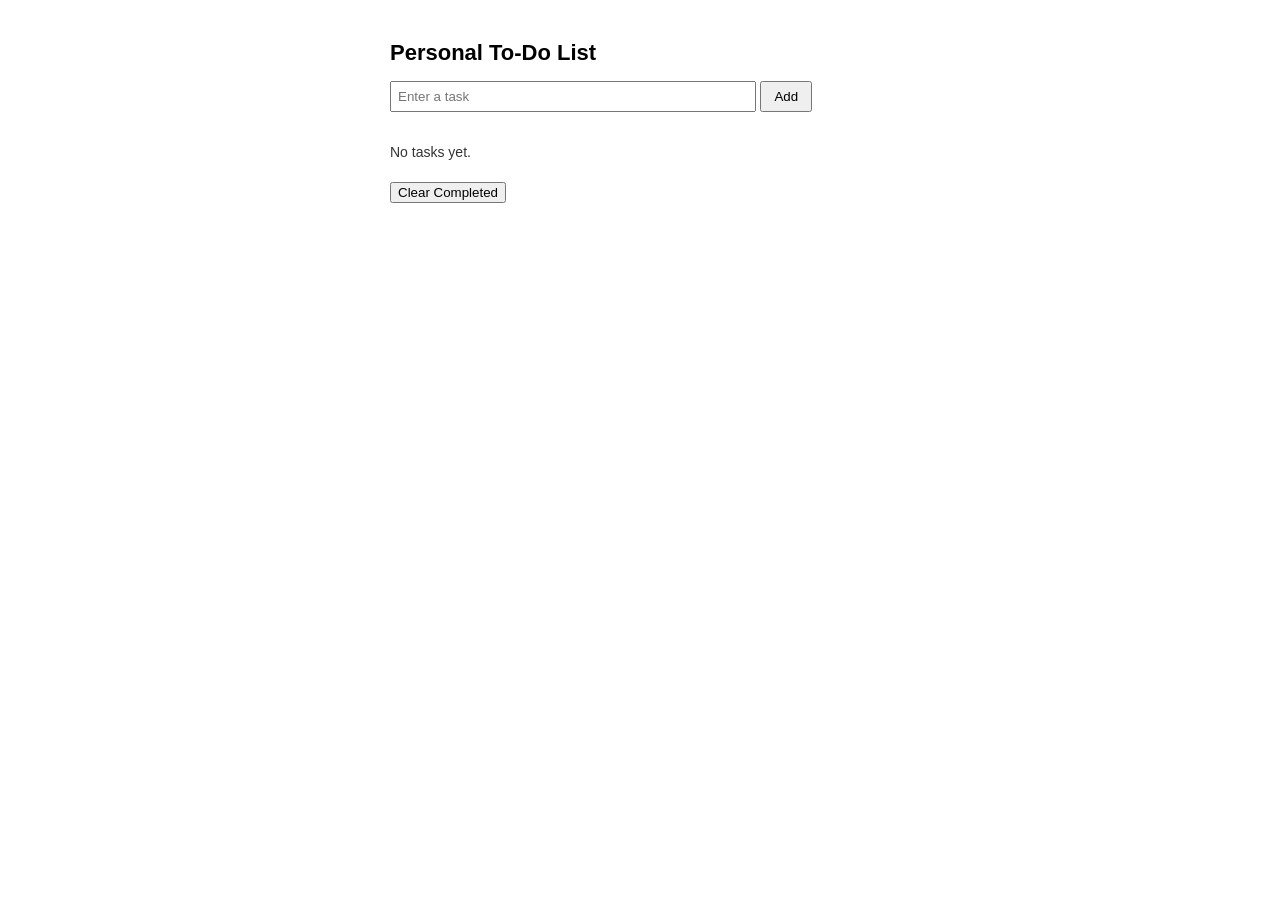
<file: Lab_3/index.html>
<!DOCTYPE html>
<html lang="en">
<head>
<meta charset="UTF-8">
<title>To-Do List</title>
<style>
  body { font-family: Arial, sans-serif; max-width: 500px; margin: 40px auto; padding: 0 15px; }
  h1 { font-size: 22px; }
  #taskInput { padding: 6px; width: 70%; }
  #addBtn { padding: 6px 12px; }
  #errorMsg { color: red; font-size: 13px; height: 16px; }
  #taskCount { margin-top: 10px; font-size: 14px; color: #333; }
  #clearCompletedBtn { margin-top: 8px; }
  ul#taskList { list-style: none; padding: 0; margin-top: 15px; }
  ul#taskList li {
    display: flex;
    justify-content: space-between;
    align-items: center;
    padding: 8px;
    border: 1px solid #ccc;
    margin-bottom: 6px;
    cursor: pointer;
  }
  ul#taskList li.completed span.taskText {
    text-decoration: line-through;
    color: gray;
  }
  .deleteBtn {
    background: #e74c3c;
    color: white;
    border: none;
    padding: 4px 8px;
    cursor: pointer;
  }
</style>
</head>
<body>

  <h1>Personal To-Do List</h1>

  <input type="text" id="taskInput" placeholder="Enter a task">
  <button id="addBtn">Add</button>
  <div id="errorMsg"></div>

  <ul id="taskList"></ul>

  <p id="taskCount">No tasks yet.</p>

  <button id="clearCompletedBtn">Clear Completed</button>

  <script src="script.js"></script>
</body>
</html>
</file>
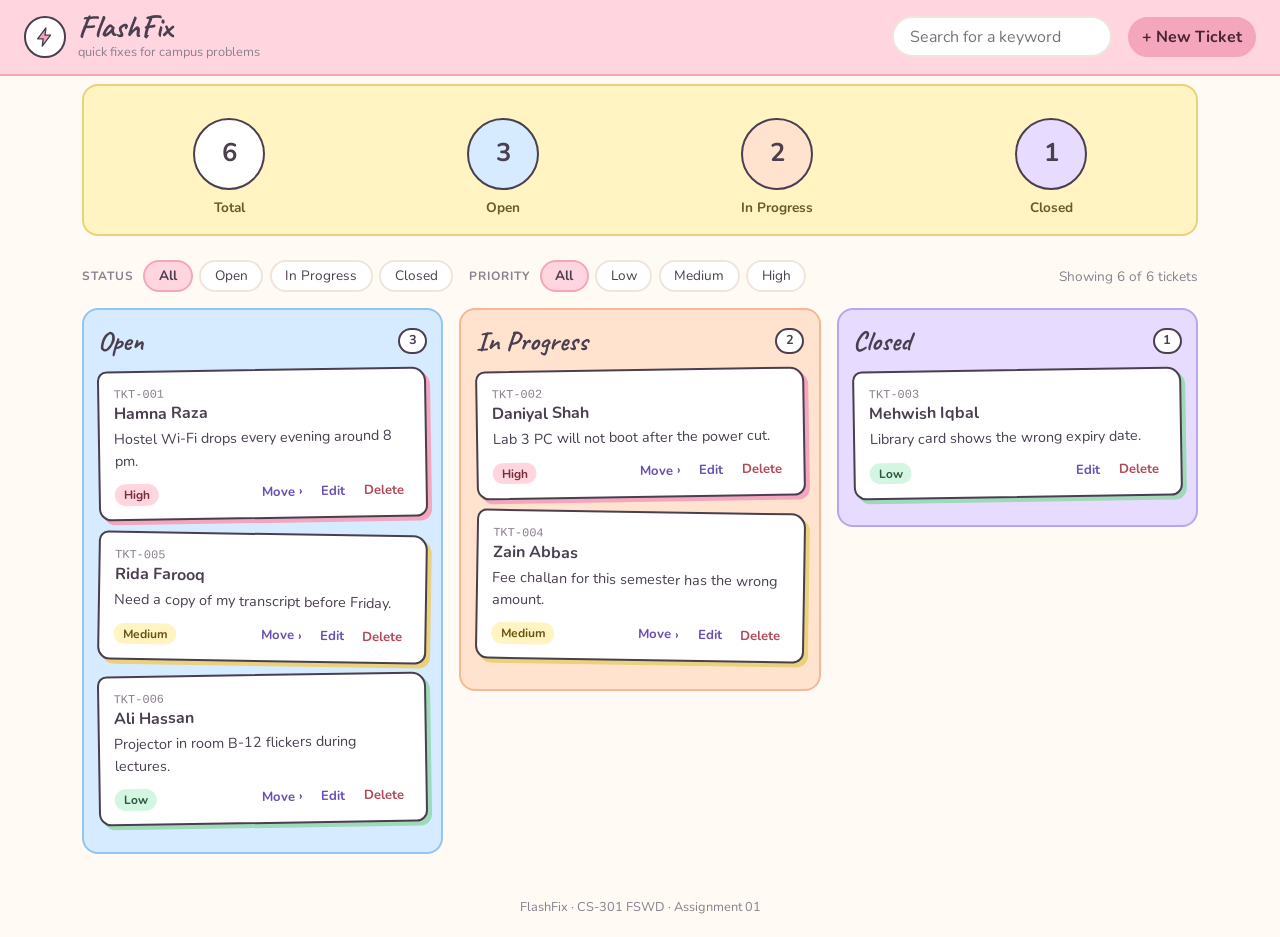
<file: support-dashboard/index.html>
<!DOCTYPE html>
<html lang="en">
<head>
  <meta charset="UTF-8">
  <meta name="viewport" content="width=device-width, initial-scale=1">
  <title>FlashFix | Support Board</title>
  <!-- Bootstrap CSS (needs internet) -->
  <link href="https://cdn.jsdelivr.net/npm/bootstrap@5.3.3/dist/css/bootstrap.min.css" rel="stylesheet">
  <!-- Fonts: Nunito for text, Caveat for the handwritten titles -->
  <link href="https://fonts.googleapis.com/css2?family=Caveat:wght@600;700&family=Nunito:wght@400;600;700&display=swap" rel="stylesheet">
  <link href="style.css" rel="stylesheet">
</head>
<body>

  <!-- Top bar: brand, search, new ticket button -->
  <header class="top-bar">
    <div class="brand">
      <span class="brand-logo">
        <svg width="22" height="22" viewBox="0 0 24 24" aria-hidden="true">
          <path d="M13 2 4 14h6l-1 8 9-12h-6z" fill="#f4a6bd" stroke="#4a3f4f" stroke-width="1.5" stroke-linejoin="round"/>
        </svg>
      </span>
      <div>
        <h1 class="brand-title">FlashFix</h1>
        <p class="brand-sub">quick fixes for campus problems</p>
      </div>
    </div>
    <input type="search" id="searchInput" class="search-box" placeholder="Search for a keyword">
    <button type="button" id="newBtn" class="btn btn-main">+ New Ticket</button>
  </header>

  <main class="container-xl py-4">

    <!-- Totals: own pastel bar, each number in a circle with its label below -->
    <section class="row g-3 stats-band mb-4">
      <div class="col-6 col-md-3 stat">
        <span class="stat-number num-total" id="totalCount">0</span>
        <span class="stat-label">Total</span>
      </div>
      <div class="col-6 col-md-3 stat">
        <span class="stat-number num-open" id="openCount">0</span>
        <span class="stat-label">Open</span>
      </div>
      <div class="col-6 col-md-3 stat">
        <span class="stat-number num-progress" id="progressCount">0</span>
        <span class="stat-label">In Progress</span>
      </div>
      <div class="col-6 col-md-3 stat">
        <span class="stat-number num-closed" id="closedCount">0</span>
        <span class="stat-label">Closed</span>
      </div>
    </section>

    <!-- Filter chips -->
    <section class="row g-3 align-items-center mb-3">
      <div class="col-12 col-md-auto filter-group">
        <span class="filter-label">Status</span>
        <div class="chip-group" id="statusChips">
          <button type="button" class="chip active" data-value="All">All</button>
          <button type="button" class="chip" data-value="Open">Open</button>
          <button type="button" class="chip" data-value="In Progress">In Progress</button>
          <button type="button" class="chip" data-value="Closed">Closed</button>
        </div>
      </div>
      <div class="col-12 col-md-auto filter-group">
        <span class="filter-label">Priority</span>
        <div class="chip-group" id="priorityChips">
          <button type="button" class="chip active" data-value="All">All</button>
          <button type="button" class="chip" data-value="Low">Low</button>
          <button type="button" class="chip" data-value="Medium">Medium</button>
          <button type="button" class="chip" data-value="High">High</button>
        </div>
      </div>
      <div class="col-12 col-md text-md-end">
        <span id="ticketCount" class="count-text">0 tickets</span>
      </div>
    </section>

    <!-- Board: one column per status -->
    <section class="row g-3">
      <div class="col-12 col-lg" id="openColumn">
        <div class="column column-open">
          <div class="column-head">
            <h2 class="column-title">Open</h2>
            <span class="column-count" id="openColumnCount">0</span>
          </div>
          <div id="openBody"></div>
        </div>
      </div>

      <div class="col-12 col-lg" id="progressColumn">
        <div class="column column-progress">
          <div class="column-head">
            <h2 class="column-title">In Progress</h2>
            <span class="column-count" id="progressColumnCount">0</span>
          </div>
          <div id="progressBody"></div>
        </div>
      </div>

      <div class="col-12 col-lg" id="closedColumn">
        <div class="column column-closed">
          <div class="column-head">
            <h2 class="column-title">Closed</h2>
            <span class="column-count" id="closedColumnCount">0</span>
          </div>
          <div id="closedBody"></div>
        </div>
      </div>
    </section>

  </main>

  <footer class="page-footer">FlashFix &middot; CS-301 FSWD &middot; Assignment 01</footer>

  <!-- Slide-in drawer with the ticket form -->
  <div id="overlay" class="overlay"></div>
  <aside id="drawer" class="drawer" aria-label="Ticket form">
    <div class="drawer-head">
      <h2 class="drawer-title" id="formTitle">New Ticket</h2>
      <button type="button" id="closeBtn" class="close-btn" aria-label="Close">&times;</button>
    </div>

    <form id="ticketForm" novalidate>
      <label for="customer" class="field-label">Customer name</label>
      <input type="text" id="customer" class="line-input" placeholder="e.g. Hamna Raza">
      <p class="hint">3 to 50 characters</p>

      <label for="issue" class="field-label">What is the issue?</label>
      <textarea id="issue" class="line-input" rows="3" placeholder="What went wrong?"></textarea>
      <p class="hint">10 to 300 characters</p>

      <span class="field-label">Priority</span>
      <div class="pill-group">
        <input type="radio" name="priority" id="priorityLow" value="Low">
        <label for="priorityLow" class="pill pill-low">Low</label>
        <input type="radio" name="priority" id="priorityMedium" value="Medium" checked>
        <label for="priorityMedium" class="pill pill-medium">Medium</label>
        <input type="radio" name="priority" id="priorityHigh" value="High">
        <label for="priorityHigh" class="pill pill-high">High</label>
      </div>

      <span class="field-label">Status</span>
      <div class="pill-group">
        <input type="radio" name="status" id="statusOpen" value="Open" checked>
        <label for="statusOpen" class="pill pill-open">Open</label>
        <input type="radio" name="status" id="statusProgress" value="In Progress">
        <label for="statusProgress" class="pill pill-progress">In Progress</label>
        <input type="radio" name="status" id="statusClosed" value="Closed">
        <label for="statusClosed" class="pill pill-closed">Closed</label>
      </div>

      <!-- Validation messages appear here -->
      <div id="formMessage" class="mb-3"></div>

      <div class="drawer-actions">
        <button type="submit" id="submitBtn" class="btn btn-main flex-grow-1">Add Ticket</button>
        <button type="button" id="resetBtn" class="btn btn-soft">Reset</button>
      </div>
    </form>
  </aside>

  <!-- Small message that appears at the bottom -->
  <div id="toast" class="toast-note"></div>

  <!-- type="module" lets us use import / export -->
  <script type="module" src="js/main.js"></script>
</body>
</html>
</file>
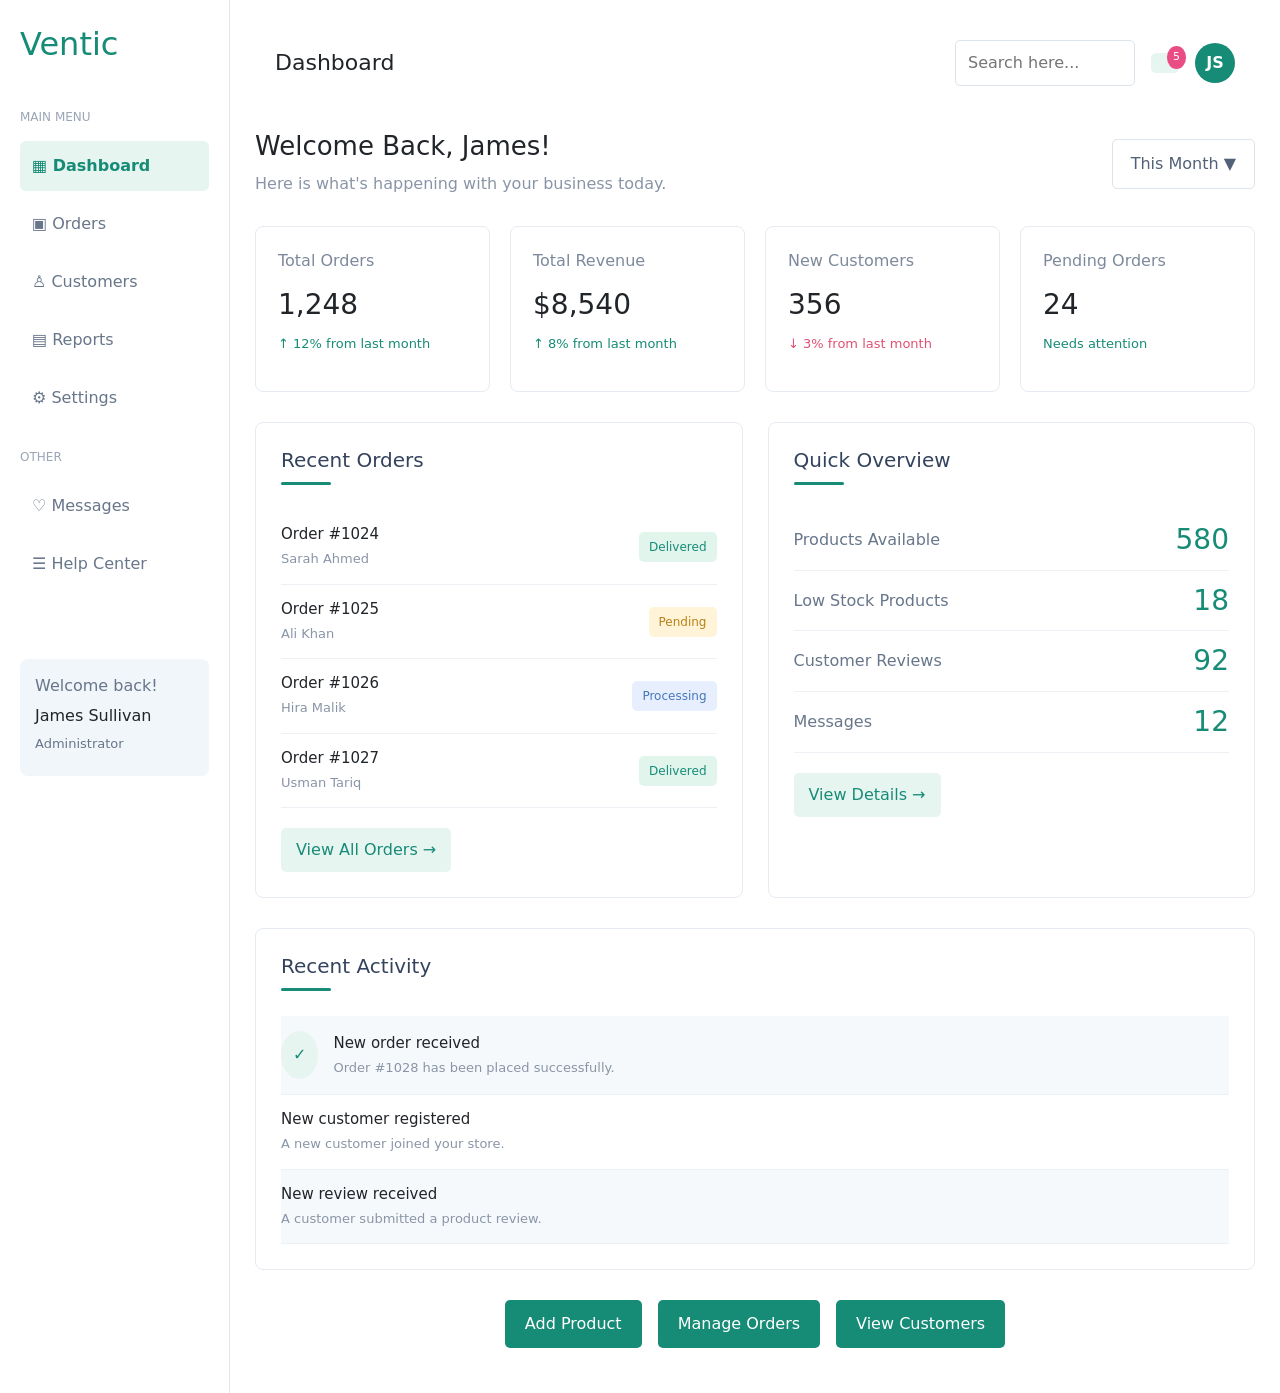
<file: dashboard.html>
<!DOCTYPE html>
<html lang="en">

<head>
    <meta charset="UTF-8">
    <meta name="viewport" content="width=device-width, initial-scale=1.0">

    <title>Student Dashboard</title>

    <link rel="stylesheet" href="dashboard.css">

    <link href="https://cdn.jsdelivr.net/npm/bootstrap@5.3.8/dist/css/bootstrap.min.css"
          rel="stylesheet">
</head>

<body>

    <div class="dashboard">

        <!-- Sidebar -->

        <aside class="sidebar">

            <h2 class="logo">Ventic</h2>

            <p class="menu-heading">MAIN MENU</p>

            <a href="#" class="menu-item active">▦ Dashboard</a>
            <a href="#" class="menu-item">▣ Orders</a>
            <a href="#" class="menu-item">♙ Customers</a>
            <a href="#" class="menu-item">▤ Reports</a>
            <a href="#" class="menu-item">⚙ Settings</a>

            <p class="menu-heading">OTHER</p>

            <a href="#" class="menu-item">♡ Messages</a>
            <a href="#" class="menu-item">☰ Help Center</a>

            <div class="sidebar-bottom">
                <p>Welcome back!</p>
                <h3>James Sullivan</h3>
                <p class="small-text">Administrator</p>
            </div>

        </aside>


        <!-- Main Dashboard -->

        <main class="main-content">

            <!-- Top Navbar -->

            <header class="topbar">

                <h3>Dashboard</h3>

                <div class="topbar-right d-flex flex-row flex-wrap
                            justify-content-center align-items-center gap-3">

                    <input type="text" placeholder="Search here...">

                    <button class="notification"> <span>5</span></button>

                    <button class="profile-button">JS</button>

                </div>

            </header>


            <!-- Welcome Section -->

            <section class="welcome">

                <div>
                    <h1>Welcome Back, James!</h1>
                    <p>Here is what's happening with your business today.</p>
                </div>

                <button class="period-button"> This Month ▼</button>

            </section>


            <!-- Summary Cards -->

            <section class="summary-cards">

                <div class="summary-card">
                    <p class="card-label">Total Orders</p>
                    <h2>1,248</h2>
                    <p class="positive">↑ 12% from last month</p>
                </div>

                <div class="summary-card">
                    <p class="card-label">Total Revenue</p>
                    <h2>$8,540</h2>
                    <p class="positive">↑ 8% from last month</p>
                </div>

                <div class="summary-card">
                    <p class="card-label">New Customers</p>
                    <h2>356</h2>
                    <p class="negative">↓ 3% from last month</p>
                </div>

                <div class="summary-card">
                    <p class="card-label">Pending Orders</p>
                    <h2>24</h2>
                    <p class="positive">Needs attention</p>
                </div>

            </section>


            <!-- Main Dashboard Cards -->

            <section class="content-cards">

                <div class="content-card">

                    <h2 class="section-title">Recent Orders</h2>

                    <div class="order-item">
                        <div>
                            <h3>Order #1024</h3>
                            <p>Sarah Ahmed</p>
                        </div>

                        <span class="status delivered">Delivered</span>
                    </div>

                    <div class="order-item">
                        <div>
                            <h3>Order #1025</h3>
                            <p>Ali Khan</p>
                        </div>

                        <span class="status pending">Pending</span>
                    </div>

                    <div class="order-item">
                        <div>
                            <h3>Order #1026</h3>
                            <p>Hira Malik</p>
                        </div>

                        <span class="status processing">Processing</span>
                    </div>

                    <div class="order-item">
                        <div>
                            <h3>Order #1027</h3>
                            <p>Usman Tariq</p>
                        </div>

                        <span class="status delivered">Delivered</span>
                    </div>

                    <button class="view-button">View All Orders →</button>

                </div>


                <div class="content-card">

                    <h2 class="section-title">Quick Overview</h2>

                    <div class="overview-item">
                        <p>Products Available</p>
                        <h3>580</h3>
                    </div>

                    <div class="overview-item">
                        <p>Low Stock Products</p>
                        <h3>18</h3>
                    </div>

                    <div class="overview-item">
                        <p>Customer Reviews</p>
                        <h3>92</h3>
                    </div>

                    <div class="overview-item">
                        <p>Messages</p>
                        <h3>12</h3>
                    </div>

                    <button class="view-button">View Details →</button>

                </div>

            </section>


            <!-- Bottom Information Section -->

            <section class="bottom-card">

                <h2 class="section-title">Recent Activity</h2>

                <div class="activity-item">
                    <span class="activity-icon">✓</span>
                    <div>
                        <h3>New order received</h3>
                        <p>Order #1028 has been placed successfully.</p>
                    </div>
                </div>

                <div class="activity-item">
                    <div>
                        <h3>New customer registered</h3>
                        <p>A new customer joined your store.</p>
                    </div>
                </div>

                <div class="activity-item">
                    <div>
                        <h3>New review received</h3>
                        <p>A customer submitted a product review.</p>
                    </div>
                </div>

            </section>


            <!-- Bottom Buttons -->

            <div class="dashboard-actions d-flex flex-row flex-wrap
                        justify-content-center align-items-center gap-3">

                <button class="action-button">Add Product</button>
                <button class="action-button">Manage Orders</button>
                <button class="action-button">View Customers</button>

            </div>

        </main>

    </div>

</body>

</html>
</file>
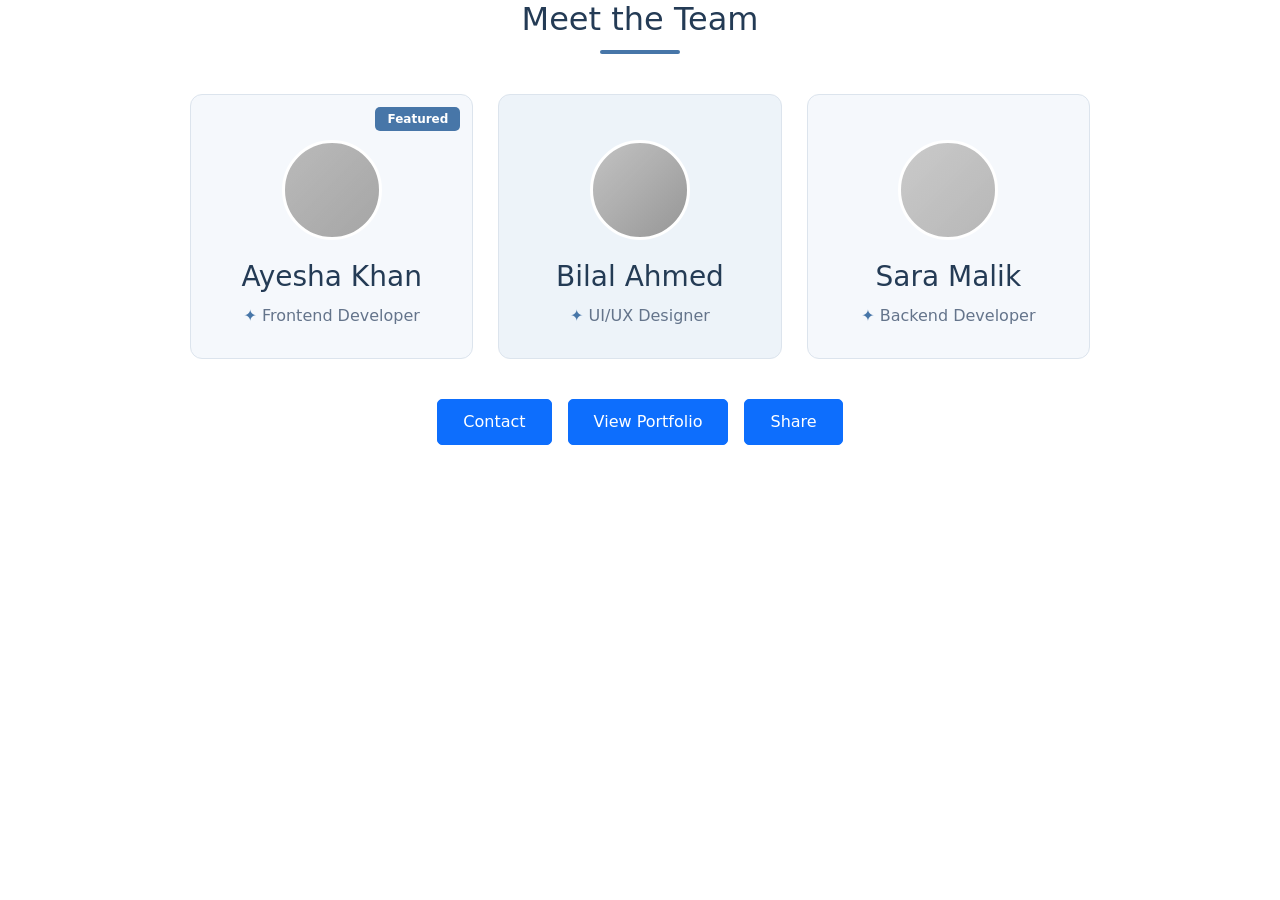
<file: task2.html>
<!DOCTYPE html>
<html lang="en">

<head>
    <meta charset="UTF-8">
    <meta name="viewport" content="width=device-width, initial-scale=1.0">
    <title>Team Showcase</title>

    <link rel="stylesheet" href="style2.css">

    <link href="https://cdn.jsdelivr.net/npm/bootstrap@5.3.8/dist/css/bootstrap.min.css"
          rel="stylesheet">
</head>

<body>

    <section class="team">

        <h2 class="team-title">Meet the Team</h2>

        <div class="card-row">

            <div class="card">
                <span class="badge">Featured</span>
                <div class="avatar avatar-one"></div>
                <h3>Ayesha Khan</h3>
                <p class="role">Frontend Developer</p>
            </div>

            <div class="card">
                <div class="avatar avatar-two"></div>
                <h3>Bilal Ahmed</h3>
                <p class="role">UI/UX Designer</p>
            </div>

            <div class="card">
                <div class="avatar avatar-three"></div>
                <h3>Sara Malik</h3>
                <p class="role">Backend Developer</p>
            </div>

        </div>

        <div class="actions d-flex flex-row flex-wrap justify-content-center align-items-center gap-3">
            <button class="btn btn-primary">Contact</button>
            <button class="btn btn-primary">View Portfolio</button>
            <button class="btn btn-primary">Share</button>
        </div>

    </section>

</body>

</html>
</file>
<file: support-dashboard/style.css>
/* ---------- Marshmallow palette (solid colours only, no gradients) ---------- */
:root {
  --page: #fffaf3;
  --surface: #ffffff;
  --border: #f0e4dc;
  --text: #4a3f4f;
  --muted: #8c7f8f;

  --pink: #ffd6e0;
  --pink-dark: #f4a6bd;
  --peach: #ffe3cf;
  --peach-dark: #f6b894;
  --lemon: #fff4c2;
  --lemon-dark: #e9d27a;
  --mint: #d4f5e2;
  --mint-dark: #9fd9b8;
  --blue: #d6ebff;
  --blue-dark: #92c5f0;
  --lilac: #e7dcff;
  --lilac-dark: #b9a6ee;
}

body {
  background: var(--page);
  color: var(--text);
  font-family: 'Nunito', system-ui, sans-serif;
}

/* ---------- Top bar ---------- */
/* position: sticky keeps the bar visible; display: flex lines up the content */
.top-bar {
  position: sticky;
  top: 0;
  z-index: 10;
  display: flex;
  flex-wrap: wrap;
  align-items: center;
  gap: 0.75rem 1rem;
  padding: 0.7rem 1.5rem;
  background: var(--pink);
  border-bottom: 2px solid var(--pink-dark);
}

.brand {
  display: flex;
  align-items: center;
  gap: 0.75rem;
  margin-right: auto;
}

.brand-logo {
  display: flex;
  align-items: center;
  justify-content: center;
  width: 2.6rem;
  height: 2.6rem;
  background: var(--surface);
  border: 2px solid var(--text);
  border-radius: 50%;
}

.brand-title {
  margin: 0;
  font-family: 'Caveat', cursive;
  font-size: 2rem;
  font-weight: 700;
  line-height: 1;
}

.brand-sub { margin: 0; font-size: 0.8rem; color: var(--muted); }

.search-box {
  width: 220px;
  padding: 0.4rem 1rem;
  background: var(--surface);
  border: 2px solid var(--border);
  border-radius: 2rem;
  color: var(--text);
}

.search-box:focus {
  outline: none;
  border-color: var(--pink-dark);
}

.btn-main {
  background: var(--pink-dark);
  border: 2px solid var(--pink-dark);
  color: #4a2433;
  font-weight: 700;
  border-radius: 2rem;
}

.btn-main:hover {
  background: #ee92ae;
  border-color: #ee92ae;
  color: #4a2433;
}

.btn-soft {
  background: var(--surface);
  border: 2px solid var(--border);
  color: var(--text);
  font-weight: 600;
  border-radius: 2rem;
}

.btn-soft:hover {
  background: var(--page);
  border-color: var(--pink-dark);
  color: var(--text);
}

/* ---------- Summary bar ---------- */
/* Pastel bar; each stat is a flex column: circle on top, label below */
.stats-band {
  margin-left: 0;
  margin-right: 0;
  padding: 1rem 0.5rem;
  background: var(--lemon);
  border: 2px solid var(--lemon-dark);
  border-radius: 1rem;
}

.stat {
  display: flex;
  flex-direction: column;
  align-items: center;
  gap: 0.5rem;
}

.stat-number {
  display: flex;
  align-items: center;
  justify-content: center;
  width: 4.5rem;
  height: 4.5rem;
  background: var(--surface);
  border: 2px solid var(--text);
  border-radius: 50%;
  font-size: 1.6rem;
  font-weight: 700;
}

.num-open { background: var(--blue); }
.num-progress { background: var(--peach); }
.num-closed { background: var(--lilac); }

.stat-label {
  font-size: 0.85rem;
  font-weight: 700;
  color: #6b5a2a;
}

/* ---------- Filter chips ---------- */
.filter-group {
  display: flex;
  align-items: center;
  gap: 0.6rem;
  flex-wrap: wrap;
}

.filter-label {
  font-size: 0.75rem;
  font-weight: 700;
  letter-spacing: 0.08em;
  text-transform: uppercase;
  color: var(--muted);
}

.chip-group { display: flex; flex-wrap: wrap; gap: 0.4rem; }

.chip {
  padding: 0.25rem 0.85rem;
  background: var(--surface);
  border: 2px solid var(--border);
  border-radius: 2rem;
  font-size: 0.85rem;
  color: var(--text);
}

.chip:hover { border-color: var(--pink-dark); }

.chip.active {
  background: var(--pink);
  border-color: var(--pink-dark);
  font-weight: 700;
}

.count-text { font-size: 0.85rem; color: var(--muted); }

/* ---------- Board columns ---------- */
.column {
  padding: 0.9rem;
  border: 2px solid transparent;
  border-radius: 1rem;
  min-height: 200px;
}

.column-open { background: var(--blue); border-color: var(--blue-dark); }
.column-progress { background: var(--peach); border-color: var(--peach-dark); }
.column-closed { background: var(--lilac); border-color: var(--lilac-dark); }

.column-head {
  display: flex;
  justify-content: space-between;
  align-items: center;
  margin-bottom: 0.75rem;
}

.column-title {
  margin: 0;
  font-family: 'Caveat', cursive;
  font-size: 1.7rem;
  font-weight: 700;
}

.column-count {
  min-width: 1.8rem;
  padding: 0.1rem 0.5rem;
  background: var(--surface);
  border: 2px solid var(--text);
  border-radius: 1rem;
  text-align: center;
  font-size: 0.8rem;
  font-weight: 700;
}

.empty-note {
  margin: 0;
  padding: 1rem;
  border: 2px dashed rgba(74, 63, 79, 0.3);
  border-radius: 0.8rem;
  text-align: center;
  font-size: 0.9rem;
  color: var(--muted);
}

/* ---------- Ticket notes (slightly tilted, like sticky notes) ---------- */
.tile {
  margin-bottom: 0.8rem;
  padding: 0.8rem 0.9rem;
  background: var(--surface);
  border: 2px solid var(--text);
  border-radius: 0.6rem 0.9rem 0.7rem 0.8rem;
  transition: transform 0.15s;
}

.tile:nth-child(odd) { transform: rotate(-0.9deg); }
.tile:nth-child(even) { transform: rotate(0.9deg); }
.tile:hover { transform: rotate(0deg); }

.tile-low { box-shadow: 4px 4px 0 var(--mint-dark); }
.tile-medium { box-shadow: 4px 4px 0 var(--lemon-dark); }
.tile-high { box-shadow: 4px 4px 0 var(--pink-dark); }

.tile-code {
  font-family: Consolas, "Courier New", monospace;
  font-size: 0.75rem;
  color: var(--muted);
}

.tile-name { margin: 0.1rem 0 0.3rem; font-size: 1rem; font-weight: 700; }
.tile-issue { margin: 0 0 0.7rem; font-size: 0.9rem; }

.tile-footer {
  display: flex;
  justify-content: space-between;
  align-items: center;
  gap: 0.5rem;
}

.tile-actions { display: flex; gap: 0.25rem; }

.link-btn {
  padding: 0.1rem 0.45rem;
  background: transparent;
  border: 0;
  border-radius: 0.4rem;
  font-size: 0.82rem;
  font-weight: 700;
  color: #6a4fb3;
}

.link-btn:hover { background: var(--lilac); }
.link-btn.danger { color: #b04a5a; }
.link-btn.danger:hover { background: var(--pink); }

/* Priority badges */
.badge {
  padding: 0.4em 0.75em;
  border-radius: 1rem;
  font-weight: 700;
}

.badge-low { background: var(--mint); color: #27593d; }
.badge-medium { background: var(--lemon); color: #6b5410; }
.badge-high { background: var(--pink); color: #7a2e3a; }

/* ---------- Drawer (position: fixed) ---------- */
.overlay {
  position: fixed;
  top: 0;
  left: 0;
  width: 100%;
  height: 100%;
  background: rgba(74, 63, 79, 0.25);
  z-index: 20;
  display: none;
}

.overlay.show { display: block; }

.drawer {
  position: fixed;
  top: 0;
  right: 0;
  z-index: 30;
  width: 100%;
  max-width: 380px;
  height: 100%;
  padding: 1.25rem 1.5rem;
  overflow-y: auto;
  background: var(--page);
  border-left: 2px solid var(--pink-dark);
  transform: translateX(100%);
  transition: transform 0.25s;
}

.drawer.open { transform: translateX(0); }

.drawer-head {
  display: flex;
  justify-content: space-between;
  align-items: center;
  margin-bottom: 1.25rem;
  padding-bottom: 0.5rem;
  border-bottom: 2px dashed var(--pink-dark);
}

.drawer-title {
  margin: 0;
  font-family: 'Caveat', cursive;
  font-size: 1.9rem;
  font-weight: 700;
}

.close-btn {
  background: transparent;
  border: 0;
  font-size: 1.8rem;
  line-height: 1;
  color: var(--muted);
}

.field-label {
  display: block;
  margin-bottom: 0.2rem;
  font-size: 0.8rem;
  font-weight: 700;
  color: var(--muted);
}

/* Inputs with only an underline instead of a full box */
.line-input {
  display: block;
  width: 100%;
  padding: 0.4rem 0;
  background: transparent;
  border: 0;
  border-bottom: 2px solid var(--border);
  color: var(--text);
  resize: none;
}

.line-input:focus {
  outline: none;
  border-bottom-color: var(--pink-dark);
}

.hint { margin: 0.2rem 0 1.1rem; font-size: 0.75rem; color: var(--muted); }

/* Radio buttons shown as pills */
.pill-group {
  position: relative;
  display: flex;
  flex-wrap: wrap;
  gap: 0.4rem;
  margin-bottom: 1.1rem;
}

.pill-group input {
  position: absolute;
  opacity: 0;
}

.pill {
  padding: 0.3rem 0.9rem;
  background: var(--surface);
  border: 2px solid var(--border);
  border-radius: 2rem;
  font-size: 0.85rem;
  cursor: pointer;
}

.pill-group input:focus-visible + .pill { outline: 2px solid var(--text); }

.pill-group input:checked + .pill { font-weight: 700; }
.pill-group input:checked + .pill-low { background: var(--mint); border-color: var(--mint-dark); }
.pill-group input:checked + .pill-medium { background: var(--lemon); border-color: var(--lemon-dark); }
.pill-group input:checked + .pill-high { background: var(--pink); border-color: var(--pink-dark); }
.pill-group input:checked + .pill-open { background: var(--blue); border-color: var(--blue-dark); }
.pill-group input:checked + .pill-progress { background: var(--peach); border-color: var(--peach-dark); }
.pill-group input:checked + .pill-closed { background: var(--lilac); border-color: var(--lilac-dark); }

.drawer-actions { display: flex; gap: 0.5rem; }

.alert-danger {
  padding: 0.5rem 0.75rem;
  background: var(--pink);
  border-color: var(--pink-dark);
  color: #7a2e3a;
  font-size: 0.85rem;
}

/* ---------- Toast message ---------- */
.toast-note {
  position: fixed;
  bottom: 1.25rem;
  left: 50%;
  z-index: 40;
  padding: 0.6rem 1.25rem;
  background: var(--mint);
  border: 2px solid var(--mint-dark);
  border-radius: 2rem;
  font-size: 0.9rem;
  font-weight: 600;
  color: #27593d;
  opacity: 0;
  pointer-events: none;
  transform: translateX(-50%);
  transition: opacity 0.2s;
}

.toast-note.show { opacity: 1; }

/* ---------- Footer ---------- */
.page-footer {
  padding: 1.25rem;
  text-align: center;
  font-size: 0.8rem;
  color: var(--muted);
}
</file>
<file: dashboard.css>
* {
    box-sizing: border-box;
}

body {
    margin: 0;
    font-family: Arial, sans-serif;
    background-color: #f1f4f8;
    color: #26334d;
}

/* Main dashboard layout */

.dashboard {
    display: flex;
    min-height: 100vh;
}

/* Sidebar */

.sidebar {
    width: 230px;
    background-color: #ffffff;
    padding: 25px 20px;
    border-right: 1px solid #e1e6ed;
}

.logo {
    color: #168b76;
    margin-bottom: 45px;
}

.menu-heading {
    color: #9aa5b5;
    font-size: 12px;
    margin-top: 25px;
    margin-bottom: 15px;
}

.menu-item {
    display: block;
    text-decoration: none;
    color: #68768a;
    padding: 13px 12px;
    margin-bottom: 8px;
    border-radius: 6px;
    transition: background-color 0.3s, color 0.3s;
}

.menu-item:hover {
    background-color: #e7f5f1;
    color: #168b76;
}

.menu-item.active {
    background-color: #e7f5f1;
    color: #168b76;
    font-weight: bold;
}

.sidebar-bottom {
    margin-top: 70px;
    padding: 15px;
    background-color: #f1f6fa;
    border-radius: 8px;
}

.sidebar-bottom p {
    color: #68768a;
    margin-bottom: 8px;
}

.sidebar-bottom h3 {
    font-size: 16px;
}

.small-text {
    font-size: 13px;
}

/* Main content */

.main-content {
    flex: 1;
    min-width: 0;
    padding: 25px;
}

/* Top navbar */

.topbar {
    display: flex;
    flex-wrap: wrap;
    justify-content: space-between;
    align-items: center;
    gap: 20px;
    background-color: #ffffff;
    padding: 15px 20px;
    border-radius: 8px;
    margin-bottom: 30px;
}

.topbar h3 {
    margin: 0;
    font-size: 22px;
}

.topbar-right input {
    padding: 10px 12px;
    border: 1px solid #dce3eb;
    border-radius: 5px;
    width: 180px;
}

.topbar-right input:focus {
    outline: none;
    border-color: #168b76;
}

.notification {
    position: relative;
    background-color: #e7f5f1;
    color: #168b76;
    border: none;
    padding: 10px 14px;
    border-radius: 5px;
    font-size: 18px;
}

.notification span {
    position: absolute;
    top: -7px;
    right: -7px;
    background-color: #e94d83;
    color: white;
    font-size: 11px;
    padding: 3px 6px;
    border-radius: 50%;
}

.profile-button {
    background-color: #168b76;
    color: white;
    border: none;
    border-radius: 50%;
    width: 40px;
    height: 40px;
    font-weight: bold;
}

/* Welcome section */

.welcome {
    display: flex;
    flex-wrap: wrap;
    justify-content: space-between;
    align-items: center;
    gap: 20px;
    margin-bottom: 30px;
}

.welcome h1 {
    font-size: 26px;
    margin-bottom: 10px;
}

.welcome p {
    color: #8995a7;
    margin: 0;
}

.period-button {
    padding: 12px 18px;
    background-color: white;
    border: 1px solid #dce3eb;
    border-radius: 5px;
    color: #526178;
    cursor: pointer;
}

/* Summary cards */

.summary-cards {
    display: flex;
    flex-wrap: wrap;
    gap: 20px;
    margin-bottom: 30px;
}

.summary-card {
    flex: 1 1 180px;
    background-color: white;
    padding: 22px;
    border-radius: 8px;
    border: 1px solid #e6ebf1;
    transition: transform 0.3s, filter 0.3s;
}

.summary-card:hover {
    transform: translateY(-5px);
    filter: drop-shadow(0 6px 8px rgba(0, 0, 0, 0.12));
}

.card-label {
    color: #7d899b;
    margin-top: 0;
    margin-bottom: 15px;
}

.summary-card h2 {
    font-size: 28px;
    margin: 0 0 12px;
}

.positive {
    color: #168b76;
    font-size: 13px;
}

.negative {
    color: #e05275;
    font-size: 13px;
}

/* Main content cards */

.content-cards {
    display: flex;
    flex-wrap: wrap;
    gap: 25px;
    margin-bottom: 30px;
}

.content-card {
    flex: 1 1 300px;
    background-color: white;
    padding: 25px;
    border-radius: 8px;
    border: 1px solid #e6ebf1;
    transition: filter 0.3s;
}

.content-card:hover {
    filter: drop-shadow(0 5px 8px rgba(0, 0, 0, 0.10));
}

.section-title {
    font-size: 20px;
    margin-top: 0;
    margin-bottom: 25px;
    color: #34435d;
}

/* Decorative underline */

.section-title::after {
    content: "";
    display: block;
    width: 50px;
    height: 3px;
    background-color: #168b76;
    margin-top: 10px;
    border-radius: 5px;
}

/* Order items */

.order-item {
    display: flex;
    flex-wrap: wrap;
    justify-content: space-between;
    align-items: center;
    gap: 10px;
    padding: 15px 0;
    border-bottom: 1px solid #edf0f4;
    transition: background-color 0.3s;
}

.order-item:hover {
    background-color: #f6f9fc;
}

.order-item h3 {
    font-size: 15px;
    margin: 0 0 6px;
}

.order-item p {
    font-size: 13px;
    color: #8995a7;
    margin: 0;
}

/* Status labels */

.status {
    padding: 6px 10px;
    border-radius: 5px;
    font-size: 12px;
}

.delivered {
    background-color: #e2f5ed;
    color: #168b76;
}

.pending {
    background-color: #fff3d8;
    color: #b98219;
}

.processing {
    background-color: #e7efff;
    color: #4776b8;
}

/* Overview items */

.overview-item {
    display: flex;
    justify-content: space-between;
    align-items: center;
    gap: 10px;
    padding: 13px 0;
    border-bottom: 1px solid #edf0f4;
}

.overview-item p {
    margin: 0;
    color: #68768a;
}

.overview-item h3 {
    margin: 0;
    color: #168b76;
}

/* View buttons */

.view-button {
    margin-top: 20px;
    padding: 10px 15px;
    background-color: #e7f5f1;
    color: #168b76;
    border: none;
    border-radius: 5px;
    cursor: pointer;
    transition: background-color 0.3s, color 0.3s;
}

.view-button:hover {
    background-color: #168b76;
    color: white;
}

/* Recent activity */

.bottom-card {
    background-color: white;
    padding: 25px;
    border-radius: 8px;
    border: 1px solid #e6ebf1;
    margin-bottom: 30px;
}

.activity-item {
    display: flex;
    align-items: center;
    gap: 15px;
    padding: 15px 0;
    border-bottom: 1px solid #edf0f4;
}

.activity-item h3 {
    font-size: 15px;
    margin: 0 0 6px;
}

.activity-item p {
    color: #8995a7;
    font-size: 13px;
    margin: 0;
}

.activity-icon {
    background-color: #e7f5f1;
    color: #168b76;
    padding: 12px;
    border-radius: 50%;
}

/* Task: nth-child alternating background */

.activity-item:nth-child(even) {
    background-color: #f6f9fc;
}

/* Bottom buttons */

.dashboard-actions {
    margin-top: 25px;
    margin-bottom: 20px;
}

.action-button {
    padding: 12px 20px;
    background-color: #168b76;
    color: white;
    border: none;
    border-radius: 5px;
    cursor: pointer;
    transition: background-color 0.3s, transform 0.3s;
}

.action-button:hover {
    background-color: #106b5b;
    transform: translateY(-3px);
}

/* Responsive layout */

@media (max-width: 768px) {

    .dashboard {
        flex-direction: column;
    }

    .sidebar {
        width: 100%;
        padding: 20px;
    }

    .logo {
        margin-bottom: 20px;
    }

    .sidebar-bottom {
        margin-top: 25px;
    }

    .main-content {
        padding: 15px;
    }

    .topbar {
        flex-direction: column;
        align-items: flex-start;
    }

    .topbar-right {
        width: 100%;
    }

    .topbar-right input {
        width: 100%;
    }

    .welcome h1 {
        font-size: 22px;
    }

    .summary-card {
        flex: 1 1 100%;
    }

    .content-card {
        flex: 1 1 100%;
    }

    .dashboard-actions {
        flex-direction: column;
        align-items: stretch;
    }

    .action-button {
        width: 100%;
    }
}
</file>
<file: style2.css>
.team{
max-width: 900px;
margin: 0 auto;
}
.team{
    max-width: 900px;
    margin: auto;a
* {
    box-sizing: border-box;
}

body {
    margin: 0;
    font-family: Arial, sans-serif;
    background-color: #eaf0f5;
}

.team {
    width: 90%;
    max-width: 1100px;
    margin: 50px auto;
    padding: 35px;
    background-color: white;
    border-radius: 12px;
}

.team-title {
    text-align: center;
    margin-bottom: 40px;
    color: #243b55;
}

/* Task 3: Decorative after underline */

.team-title::after {
    content: "";
    display: block;
    width: 80px;
    height: 4px;
    background-color: #4776a8;
    margin: 12px auto 0;
    border-radius: 5px;
}

/* Task 1: Flex row, wrapping and gap */

.card-row {
    display: flex;
    flex-direction: row;
    flex-wrap: wrap;
    gap: 25px;
    justify-content: center;
}

/* Team cards */

.card {
    position: relative;
    flex: 1 1 250px;
    max-width: 320px;
    padding: 30px 20px;
    text-align: center;
    border: 1px solid #dce4ed;
    border-radius: 12px;
    background-color: #f5f8fc;
    box-shadow: none;
    transition: transform 0.3s ease, filter 0.3s ease;
}

/* Task 2: Absolute badge inside relative card */

.badge {
    position: absolute;
    top: 12px;
    right: 12px;
    background-color: #4776a8;
    color: white;
    padding: 6px 12px;
    border-radius: 5px;
    font-size: 12px;
}

/* Avatar circles */

.avatar {
    width: 100px;
    height: 100px;
    margin: 15px auto 20px;
    border-radius: 50%;
    background-color: #c5d5e5;
    border: 3px solid white;
    filter: grayscale(100%);
    transition: filter 0.4s ease, transform 0.4s ease;
}

.avatar-one {
    background: linear-gradient(135deg, #d8b4a0, #8da9c4);
}

.avatar-two {
    background: linear-gradient(135deg, #b7c9a8, #7e9bb5);
}

.avatar-three {
    background: linear-gradient(135deg, #e5c6a7, #a8b8d0);
}

.card h3 {
    color: #243b55;
    margin-bottom: 10px;
}

.role {
    color: #64748b;
    margin-bottom: 0;
}

/* Task 3: Before symbol */

.role::before {
    content: "✦ ";
    color: #4776a8;
}

/* Task 4: Hover filter and transition effects */

.card:hover {
    transform: translateY(-8px);
    filter: drop-shadow(0 8px 10px rgba(0, 0, 0, 0.18));
}

.card:hover .avatar {
    filter: grayscale(0%);
    transform: scale(1.08);
}

/* Task 6: Alternating card backgrounds */

.card:nth-child(even) {
    background-color: #edf3f9;
}

/* Task 5: Button row uses Bootstrap flex utilities */

.actions {
    margin-top: 40px;
}

.actions .btn {
    padding: 10px 25px;
    border-radius: 5px;
    transition: transform 0.3s ease, filter 0.3s ease;
}

.actions .btn:hover {
    transform: translateY(-3px);
    filter: brightness(0.9);
}

/* Mobile responsiveness */

@media (max-width: 576px) {
    .team {
        width: 95%;
        margin: 20px auto;
        padding: 20px 15px;
    }

    .card-row {
        flex-direction: column;
        align-items: center;
    }

    .card {
        width: 100%;
        max-width: 100%;
        flex: none;
    }

    .actions {
        flex-direction: column;
    }

    .actions .btn {
        width: 100%;
    }
}
    text-align: center;
}

.card-row{
    display: flex;
    justify-content: space-around;
    align-items: stretch;
}
</file>
